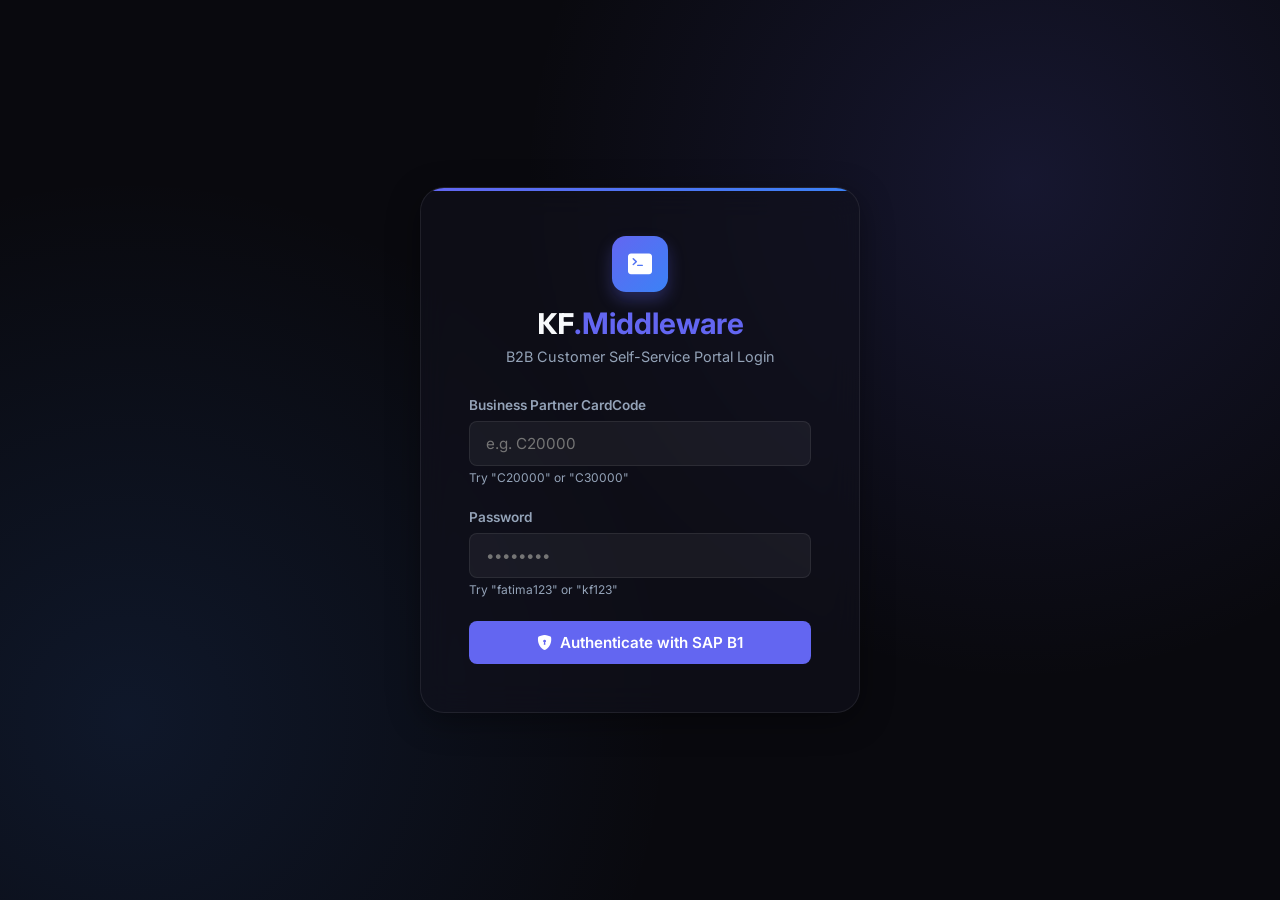
<file: b2b-customer-portal/wwwroot/index.html>
<!DOCTYPE html>
<html lang="en" data-theme="dark">
<head>
    <meta charset="UTF-8">
    <meta name="viewport" content="width=device-width, initial-scale=1.0">
    <title>KF.Middleware | B2B Customer Self-Service Portal</title>
    <!-- Google Fonts -->
    <link rel="preconnect" href="https://fonts.googleapis.com">
    <link rel="preconnect" href="https://fonts.gstatic.com" crossorigin>
    <link href="https://fonts.googleapis.com/css2?family=Inter:wght@300;400;500;600;700&family=Outfit:wght@400;500;600;700;800&display=swap" rel="stylesheet">
    <!-- Bootstrap Icons (Using local CDN fallback or direct web link for simplicity) -->
    <link rel="stylesheet" href="https://cdn.jsdelivr.net/npm/bootstrap-icons@1.11.3/font/bootstrap-icons.min.css">
    <!-- Custom Style Sheet -->
    <link rel="stylesheet" href="style.css">
</head>
<body>

    <!-- 1. LOGIN CONTAINER -->
    <div id="loginContainer" class="auth-container">
        <div class="auth-card-glass">
            <div class="auth-header">
                <div class="logo-icon"><i class="bi bi-terminal-fill"></i></div>
                <h2>KF<span class="highlight">.Middleware</span></h2>
                <p>B2B Customer Self-Service Portal Login</p>
            </div>
            
            <form id="loginForm">
                <div class="form-group">
                    <label for="cardCode">Business Partner CardCode</label>
                    <input type="text" id="cardCode" required placeholder="e.g. C20000" autocomplete="username">
                    <span class="field-hint">Try "C20000" or "C30000"</span>
                </div>
                <div class="form-group">
                    <label for="password">Password</label>
                    <input type="password" id="password" required placeholder="••••••••" autocomplete="current-password">
                    <span class="field-hint">Try "fatima123" or "kf123"</span>
                </div>
                <button type="submit" class="btn btn-primary w-100">
                    <i class="bi bi-shield-lock-fill me-2"></i>Authenticate with SAP B1
                </button>
            </form>
            <div id="loginError" class="error-msg hide"></div>
        </div>
    </div>

    <!-- 2. MAIN PORTAL CONTAINER (HIDDEN UNTIL LOGIN) -->
    <div id="portalContainer" class="portal-layout hide">
        <!-- Sidebar Navigation -->
        <aside class="portal-sidebar">
            <div class="sidebar-header">
                <span class="logo-icon"><i class="bi bi-terminal-fill"></i></span>
                <h3>KF<span class="highlight">.Middleware</span></h3>
            </div>
            
            <nav class="sidebar-nav">
                <button class="nav-item active" onclick="switchTab('dashboard')">
                    <i class="bi bi-speedometer2"></i> Dashboard
                </button>
                <button class="nav-item" onclick="switchTab('catalog')">
                    <i class="bi bi-box-seam"></i> Wholesale Catalog
                </button>
                <button class="nav-item" onclick="switchTab('invoices')">
                    <i class="bi bi-receipt-cutoff"></i> Open Invoices
                </button>
                <button class="nav-item" onclick="switchTab('monitor')">
                    <i class="bi bi-activity"></i> Sync Monitor
                </button>
            </nav>

            <div class="sidebar-footer">
                <div class="user-info">
                    <h5 id="sidebarUserName">Customer Name</h5>
                    <p id="sidebarUserCode">C20000</p>
                </div>
                <button class="btn-logout" onclick="logout()">
                    <i class="bi bi-box-arrow-right"></i> Logout
                </button>
            </div>
        </aside>

        <!-- Main Content Area -->
        <main class="portal-main">
            
            <!-- A. DASHBOARD VIEW -->
            <section id="tab-dashboard" class="tab-view active">
                <div class="dashboard-header">
                    <h2>Welcome back, <span id="welcomeUserName" class="gradient-text">Wholesaler</span>!</h2>
                    <p>Live SAP Business One Account Summary</p>
                </div>

                <div class="stats-grid">
                    <div class="stat-card">
                        <div class="card-icon blue"><i class="bi bi-credit-card-2-front"></i></div>
                        <div class="card-info">
                            <span>Total Credit Limit</span>
                            <h3 id="statCreditLimit">$0.00</h3>
                        </div>
                    </div>
                    <div class="stat-card">
                        <div class="card-icon red"><i class="bi bi-wallet2"></i></div>
                        <div class="card-info">
                            <span>Open Balance</span>
                            <h3 id="statBalance">$0.00</h3>
                        </div>
                    </div>
                    <div class="stat-card">
                        <div class="card-icon green"><i class="bi bi-check-circle"></i></div>
                        <div class="card-info">
                            <span>Available Credit</span>
                            <h3 id="statAvailable">$0.00</h3>
                        </div>
                    </div>
                </div>

                <!-- Credit Utilization Bar -->
                <div class="utilization-section">
                    <h4>Credit Limit Utilization</h4>
                    <div class="progress-bar-container">
                        <div id="creditProgressBar" class="progress-bar" style="width: 0%"></div>
                    </div>
                    <p id="creditProgressLabel" class="field-hint">0% utilized</p>
                </div>
            </section>

            <!-- B. CATALOG VIEW -->
            <section id="tab-catalog" class="tab-view">
                <div class="view-header">
                    <h2>Wholesale Product Catalog</h2>
                    <p>Dynamic contract pricing based on your mapped SAP B1 Business Partner CardCode</p>
                </div>

                <div class="catalog-grid" id="catalogList">
                    <!-- Products will load dynamically -->
                </div>
            </section>

            <!-- C. INVOICES VIEW -->
            <section id="tab-invoices" class="tab-view">
                <div class="view-header">
                    <h2>Open A/R Invoices</h2>
                    <p>Review outstanding invoices and process payments directly into SAP B1</p>
                </div>

                <div class="invoice-table-container">
                    <table class="portal-table">
                        <thead>
                            <tr>
                                <th>Invoice Num</th>
                                <th>Billing Date</th>
                                <th>Due Date</th>
                                <th>Invoice Total</th>
                                <th>Status</th>
                                <th>Action</th>
                            </tr>
                        </thead>
                        <tbody id="invoiceList">
                            <!-- Invoices will load dynamically -->
                        </tbody>
                    </table>
                </div>
            </section>

            <!-- D. MONITOR VIEW -->
            <section id="tab-monitor" class="tab-view">
                <div class="view-header">
                    <h2>Middleware Sync Monitor</h2>
                    <p>Audit trail logs showing real-time background transactions executed by our System Agents</p>
                </div>

                <div class="monitor-controls">
                    <button class="btn btn-secondary btn-sm" onclick="fetchSyncLogs()">
                        <i class="bi bi-arrow-clockwise"></i> Refresh Sync Logs
                    </button>
                </div>

                <div class="log-table-container">
                    <table class="portal-table">
                        <thead>
                            <tr>
                                <th>Agent / System</th>
                                <th>Status</th>
                                <th>Message</th>
                                <th>Timestamp (UTC)</th>
                            </tr>
                        </thead>
                        <tbody id="logList">
                            <!-- Logs will load dynamically -->
                        </tbody>
                    </table>
                </div>
            </section>

        </main>
    </div>

    <!-- 3. STRIPE SIMULATION MODAL -->
    <div id="paymentModal" class="payment-modal-overlay hide">
        <div class="payment-modal-card">
            <div class="payment-modal-header">
                <h3>Stripe Secure Checkout</h3>
                <button class="btn-close" onclick="closePaymentModal()"><i class="bi bi-x-lg"></i></button>
            </div>
            
            <div class="payment-modal-body">
                <div class="amount-strip">
                    <span>Pay Invoice: <strong id="payInvoiceNum">INV-XXXX</strong></span>
                    <h2 id="payInvoiceTotal">$0.00</h2>
                </div>
                
                <form id="paymentForm">
                    <div class="form-group">
                        <label>Cardholder Name</label>
                        <input type="text" value="Kulsoom Fatima" required placeholder="John Doe">
                    </div>
                    <div class="form-group">
                        <label>Card Information</label>
                        <div class="mock-card-input">
                            <i class="bi bi-credit-card-fill"></i>
                            <input type="text" maxlength="19" value="4242 •••• •••• 4242" required placeholder="Card Number">
                            <input type="text" maxlength="5" value="12/28" required placeholder="MM/YY" style="width: 60px;">
                            <input type="text" maxlength="3" value="123" required placeholder="CVC" style="width: 50px;">
                        </div>
                    </div>
                    <button type="submit" class="btn btn-success w-100">
                        <i class="bi bi-shield-check-fill me-2"></i>Authorize Payment
                    </button>
                </form>
            </div>
        </div>
    </div>

    <!-- 4. CHECKOUT SUCCESS MODAL -->
    <div id="successModal" class="success-modal-overlay hide">
        <div class="success-card">
            <div class="success-icon"><i class="bi bi-check-circle-fill"></i></div>
            <h3 id="successModalTitle">Checkout Success!</h3>
            <p id="successModalMsg">Order placed successfully.</p>
            <div class="sap-sync-tag">
                <i class="bi bi-database-fill-check"></i> SAP Document Entry Created: <strong id="successSapDoc">N/A</strong>
            </div>
            <button class="btn btn-primary" onclick="closeSuccessModal()">Close</button>
        </div>
    </div>

    <!-- Scripts -->
    <script src="app.js"></script>
</body>
</html>
</file>
<file: b2b-customer-portal/wwwroot/style.css>
/* =========================================================================
   B2B CUSTOMER PORTAL STYLE SYSTEM
   Theme: Premium Dark Glassmorphism
   ========================================================================= */

:root {
    --bg-primary: #09090e;
    --bg-secondary: rgba(18, 18, 29, 0.6);
    --border-color: rgba(255, 255, 255, 0.08);
    --text-primary: #f8fafc;
    --text-secondary: #94a3b8;
    --accent-primary: #6366f1; /* Indigo */
    --accent-blue: #3b82f6;
    --accent-success: #10b981; /* Emerald */
    --accent-danger: #ef4444;
    --shadow: 0 8px 32px 0 rgba(0, 0, 0, 0.37);
    --glass-glow: radial-gradient(120% 120% at 50% -20%, rgba(255, 255, 255, 0.05) 0%, rgba(255, 255, 255, 0) 100%);
}

* {
    margin: 0;
    padding: 0;
    box-sizing: border-box;
    font-family: 'Inter', sans-serif;
}

body {
    background-color: var(--bg-primary);
    color: var(--text-primary);
    min-height: 100vh;
    display: flex;
    overflow-x: hidden;
}

/* Common UI Helpers */
.hide { display: none !important; }
.gradient-text {
    background: linear-gradient(135deg, #a78bfa, var(--accent-primary), #60a5fa);
    -webkit-background-clip: text;
    -webkit-text-fill-color: transparent;
}
.highlight { color: var(--accent-primary); }
.field-hint {
    font-size: 0.75rem;
    color: var(--text-secondary);
    margin-top: 4px;
    display: block;
}
.error-msg {
    color: var(--accent-danger);
    background: rgba(239, 68, 68, 0.1);
    border: 1px solid rgba(239, 68, 68, 0.2);
    padding: 12px;
    border-radius: 8px;
    font-size: 0.85rem;
    margin-top: 16px;
    text-align: center;
}

/* Custom Badges */
.badge-status {
    padding: 4px 10px;
    border-radius: 50px;
    font-size: 0.75rem;
    font-weight: 700;
    text-transform: uppercase;
}
.badge-status.unpaid { background-color: rgba(239, 68, 68, 0.1); color: var(--accent-danger); }
.badge-status.paid { background-color: rgba(16, 185, 129, 0.1); color: var(--accent-success); }
.badge-status.pending { background-color: rgba(245, 158, 11, 0.1); color: #f59e0b; }
.badge-status.synced { background-color: rgba(16, 185, 129, 0.1); color: var(--accent-success); }
.badge-status.failed { background-color: rgba(239, 68, 68, 0.1); color: var(--accent-danger); }

/* Buttons */
.btn {
    padding: 12px 24px;
    border-radius: 8px;
    font-size: 0.95rem;
    font-weight: 600;
    cursor: pointer;
    border: none;
    transition: all 0.3s ease;
    display: inline-flex;
    align-items: center;
    justify-content: center;
    gap: 8px;
}
.btn-primary {
    background-color: var(--accent-primary);
    color: white;
}
.btn-primary:hover {
    background-color: #4f46e5;
    box-shadow: 0 0 15px rgba(99, 102, 241, 0.4);
}
.btn-success {
    background-color: var(--accent-success);
    color: white;
}
.btn-success:hover {
    background-color: #059669;
    box-shadow: 0 0 15px rgba(16, 185, 129, 0.4);
}
.btn-secondary {
    background-color: rgba(255, 255, 255, 0.08);
    color: var(--text-primary);
    border: 1px solid var(--border-color);
}
.btn-secondary:hover {
    background-color: rgba(255, 255, 255, 0.15);
}
.btn-sm {
    padding: 8px 16px;
    font-size: 0.85rem;
}
.w-100 { width: 100%; }

/* =========================================================================
   1. AUTHENTICATION CONTAINER (LOGIN CARD)
   ========================================================================= */

.auth-container {
    width: 100vw;
    height: 100vh;
    display: flex;
    align-items: center;
    justify-content: center;
    background: radial-gradient(circle at 80% 20%, rgba(99, 102, 241, 0.15), transparent 40%),
                radial-gradient(circle at 10% 80%, rgba(59, 130, 246, 0.12), transparent 40%);
}

.auth-card-glass {
    background: var(--bg-secondary);
    border: 1px solid var(--border-color);
    box-shadow: var(--shadow);
    border-radius: 24px;
    padding: 48px;
    width: 100%;
    max-width: 440px;
    backdrop-filter: blur(16px);
    -webkit-backdrop-filter: blur(16px);
    position: relative;
    overflow: hidden;
}

.auth-card-glass::before {
    content: '';
    position: absolute;
    top: 0;
    left: 0;
    right: 0;
    height: 3px;
    background: linear-gradient(90deg, var(--accent-primary), var(--accent-blue));
}

.auth-header {
    text-align: center;
    margin-bottom: 32px;
}

.auth-header h2 {
    font-family: 'Outfit', sans-serif;
    font-size: 1.85rem;
    margin: 12px 0 6px;
}

.auth-header p {
    color: var(--text-secondary);
    font-size: 0.9rem;
}

.logo-icon {
    width: 56px;
    height: 56px;
    border-radius: 14px;
    background: linear-gradient(135deg, var(--accent-primary), var(--accent-blue));
    color: white;
    font-size: 1.5rem;
    display: flex;
    align-items: center;
    justify-content: center;
    margin: 0 auto;
    box-shadow: 0 8px 16px rgba(99, 102, 241, 0.3);
}

.form-group {
    margin-bottom: 24px;
    text-align: left;
}

.form-group label {
    display: block;
    font-size: 0.85rem;
    font-weight: 600;
    color: var(--text-secondary);
    margin-bottom: 8px;
}

.form-group input, .form-group select {
    width: 100%;
    background: rgba(255, 255, 255, 0.05);
    border: 1px solid var(--border-color);
    border-radius: 8px;
    padding: 12px 16px;
    color: white;
    font-size: 0.95rem;
    transition: all 0.3s ease;
}

.form-group input:focus, .form-group select:focus {
    outline: none;
    border-color: var(--accent-primary);
    box-shadow: 0 0 10px rgba(99, 102, 241, 0.2);
}

/* =========================================================================
   2. MAIN PORTAL LAYOUT
   ========================================================================= */

.portal-layout {
    display: flex;
    width: 100vw;
    height: 100vh;
}

/* Sidebar Navigation */
.portal-sidebar {
    width: 280px;
    background-color: #0b0b13;
    border-right: 1px solid var(--border-color);
    display: flex;
    flex-direction: column;
    padding: 32px 24px;
    flex-shrink: 0;
}

.sidebar-header {
    display: flex;
    align-items: center;
    gap: 12px;
    margin-bottom: 48px;
}

.sidebar-header h3 {
    font-family: 'Outfit', sans-serif;
    font-size: 1.25rem;
}

.sidebar-header .logo-icon {
    width: 36px;
    height: 36px;
    font-size: 1rem;
    border-radius: 8px;
    margin: 0;
}

.sidebar-nav {
    display: flex;
    flex-direction: column;
    gap: 10px;
    flex-grow: 1;
}

.nav-item {
    background: none;
    border: none;
    color: var(--text-secondary);
    padding: 14px 18px;
    border-radius: 10px;
    text-align: left;
    font-size: 0.95rem;
    font-weight: 500;
    cursor: pointer;
    display: flex;
    align-items: center;
    gap: 14px;
    transition: all 0.3s ease;
}

.nav-item:hover {
    color: white;
    background: rgba(255, 255, 255, 0.04);
}

.nav-item.active {
    color: white;
    background: rgba(99, 102, 241, 0.1);
    border: 1px solid rgba(99, 102, 241, 0.2);
}

.sidebar-footer {
    border-top: 1px solid var(--border-color);
    padding-top: 24px;
    display: flex;
    flex-direction: column;
    gap: 16px;
}

.user-info h5 {
    font-size: 0.95rem;
    color: white;
    white-space: nowrap;
    overflow: hidden;
    text-overflow: ellipsis;
}

.user-info p {
    font-size: 0.8rem;
    color: var(--text-secondary);
}

.btn-logout {
    background: none;
    border: none;
    color: var(--text-secondary);
    font-size: 0.9rem;
    font-weight: 600;
    cursor: pointer;
    display: flex;
    align-items: center;
    gap: 8px;
    transition: color 0.3s ease;
    text-align: left;
    width: fit-content;
}

.btn-logout:hover {
    color: var(--accent-danger);
}

/* Main Content Panel */
.portal-main {
    flex-grow: 1;
    padding: 48px;
    overflow-y: auto;
    background: radial-gradient(circle at 90% 10%, rgba(99, 102, 241, 0.05), transparent 30%);
}

.tab-view {
    display: none;
}

.tab-view.active {
    display: block;
    animation: fadeIn 0.4s ease;
}

.view-header {
    margin-bottom: 40px;
}

.view-header h2 {
    font-size: 2rem;
    margin-bottom: 8px;
}

.view-header p {
    color: var(--text-secondary);
    font-size: 0.95rem;
}

/* =========================================================================
   A. DASHBOARD TAB
   ========================================================================= */

.dashboard-header {
    margin-bottom: 40px;
}

.dashboard-header h2 {
    font-size: 2.25rem;
    margin-bottom: 8px;
}

.dashboard-header p {
    color: var(--text-secondary);
}

.stats-grid {
    display: grid;
    grid-template-columns: repeat(3, 1fr);
    gap: 24px;
    margin-bottom: 40px;
}

.stat-card {
    background: var(--bg-secondary);
    border: 1px solid var(--border-color);
    border-radius: 16px;
    padding: 24px;
    display: flex;
    align-items: center;
    gap: 20px;
    box-shadow: var(--shadow);
}

.card-icon {
    width: 56px;
    height: 56px;
    border-radius: 12px;
    display: flex;
    align-items: center;
    justify-content: center;
    font-size: 1.5rem;
}

.card-icon.blue { background-color: rgba(59, 130, 246, 0.1); color: var(--accent-blue); }
.card-icon.red { background-color: rgba(239, 68, 68, 0.1); color: var(--accent-danger); }
.card-icon.green { background-color: rgba(16, 185, 129, 0.1); color: var(--accent-success); }

.card-info span {
    font-size: 0.85rem;
    color: var(--text-secondary);
    font-weight: 500;
}

.card-info h3 {
    font-size: 1.5rem;
    margin-top: 4px;
    font-family: 'Outfit', sans-serif;
}

/* Credit Utilization Progress Bar */
.utilization-section {
    background: var(--bg-secondary);
    border: 1px solid var(--border-color);
    border-radius: 16px;
    padding: 32px;
    box-shadow: var(--shadow);
}

.utilization-section h4 {
    margin-bottom: 16px;
    font-size: 1.05rem;
}

.progress-bar-container {
    width: 100%;
    height: 12px;
    background: rgba(255, 255, 255, 0.05);
    border-radius: 50px;
    overflow: hidden;
    margin-bottom: 8px;
    border: 1px solid var(--border-color);
}

.progress-bar {
    height: 100%;
    background: linear-gradient(90deg, var(--accent-blue), var(--accent-primary));
    border-radius: 50px;
    transition: width 0.8s ease-out;
}

/* =========================================================================
   B. CATALOG TAB (PRODUCT CARDS)
   ========================================================================= */

.catalog-grid {
    display: grid;
    grid-template-columns: repeat(auto-fill, minmax(280px, 1fr));
    gap: 24px;
}

.product-card {
    background: var(--bg-secondary);
    border: 1px solid var(--border-color);
    border-radius: 16px;
    padding: 24px;
    display: flex;
    flex-direction: column;
    gap: 16px;
    box-shadow: var(--shadow);
    transition: transform 0.3s ease, border-color 0.3s ease;
}

.product-card:hover {
    transform: translateY(-4px);
    border-color: rgba(99, 102, 241, 0.3);
}

.prod-badge {
    align-self: flex-start;
    background-color: rgba(255, 255, 255, 0.05);
    border: 1px solid var(--border-color);
    padding: 4px 8px;
    border-radius: 4px;
    font-size: 0.75rem;
    font-family: monospace;
    color: var(--text-secondary);
}

.product-card h4 {
    font-size: 1.15rem;
    line-height: 1.4;
    height: 52px;
    overflow: hidden;
}

.price-strip {
    display: flex;
    flex-direction: column;
    gap: 4px;
    border-top: 1px solid var(--border-color);
    border-bottom: 1px solid var(--border-color);
    padding: 12px 0;
}

.base-price {
    font-size: 0.8rem;
    text-decoration: line-through;
    color: var(--text-secondary);
}

.contract-price {
    font-size: 1.35rem;
    font-weight: 700;
    color: var(--accent-success);
    font-family: 'Outfit', sans-serif;
}

.contract-price span {
    font-size: 0.8rem;
    font-weight: 500;
    color: var(--text-secondary);
    margin-left: 4px;
}

.stock-status {
    font-size: 0.85rem;
    display: flex;
    align-items: center;
    gap: 6px;
}

.stock-status.in-stock { color: var(--accent-success); }
.stock-status.low-stock { color: #f59e0b; }

.cart-controls {
    display: flex;
    gap: 8px;
    align-items: center;
    margin-top: auto;
}

.qty-input {
    width: 60px;
    background: rgba(255, 255, 255, 0.05);
    border: 1px solid var(--border-color);
    border-radius: 6px;
    padding: 8px;
    color: white;
    text-align: center;
    font-weight: 600;
}

/* =========================================================================
   C. INVOICES & DATA TABLES
   ========================================================================= */

.invoice-table-container, .log-table-container {
    background: var(--bg-secondary);
    border: 1px solid var(--border-color);
    border-radius: 16px;
    overflow: hidden;
    box-shadow: var(--shadow);
}

.portal-table {
    width: 100%;
    border-collapse: collapse;
    text-align: left;
}

.portal-table th {
    background-color: rgba(255, 255, 255, 0.02);
    border-bottom: 1px solid var(--border-color);
    padding: 18px 24px;
    font-size: 0.85rem;
    font-weight: 700;
    color: var(--text-secondary);
    text-transform: uppercase;
}

.portal-table td {
    padding: 18px 24px;
    border-bottom: 1px solid var(--border-color);
    font-size: 0.95rem;
}

.portal-table tbody tr:last-child td {
    border-bottom: none;
}

.portal-table tbody tr:hover {
    background-color: rgba(255, 255, 255, 0.01);
}

.btn-table-action {
    background: var(--accent-blue);
    color: white;
    border: none;
    padding: 6px 14px;
    border-radius: 6px;
    font-size: 0.8rem;
    font-weight: 600;
    cursor: pointer;
    transition: all 0.3s ease;
}

.btn-table-action:hover {
    background-color: #2563eb;
    box-shadow: 0 0 10px rgba(59, 130, 246, 0.3);
}

.btn-table-action:disabled {
    background-color: rgba(255, 255, 255, 0.05);
    color: var(--text-secondary);
    cursor: not-allowed;
    box-shadow: none;
}

/* =========================================================================
   D. SYNC MONITOR TAB
   ========================================================================= */

.monitor-controls {
    margin-bottom: 24px;
}

/* =========================================================================
   3. STRIPE SIMULATION MODAL
   ========================================================================= */

.payment-modal-overlay, .success-modal-overlay {
    position: fixed;
    top: 0;
    left: 0;
    right: 0;
    bottom: 0;
    background: rgba(9, 9, 14, 0.8);
    backdrop-filter: blur(8px);
    display: flex;
    align-items: center;
    justify-content: center;
    z-index: 1000;
    animation: fadeIn 0.3s ease;
}

.payment-modal-card {
    background: #12121a;
    border: 1px solid var(--border-color);
    border-radius: 20px;
    width: 100%;
    max-width: 460px;
    box-shadow: var(--shadow);
    overflow: hidden;
}

.payment-modal-header {
    display: flex;
    justify-content: space-between;
    align-items: center;
    padding: 24px;
    border-bottom: 1px solid var(--border-color);
}

.btn-close {
    background: none;
    border: none;
    color: var(--text-secondary);
    font-size: 1.25rem;
    cursor: pointer;
    transition: color 0.3s ease;
}

.btn-close:hover { color: white; }

.payment-modal-body {
    padding: 24px;
}

.amount-strip {
    background-color: rgba(255, 255, 255, 0.02);
    border: 1px solid var(--border-color);
    border-radius: 10px;
    padding: 16px;
    text-align: center;
    margin-bottom: 24px;
}

.amount-strip span {
    font-size: 0.85rem;
    color: var(--text-secondary);
}

.amount-strip h2 {
    font-size: 2rem;
    margin-top: 4px;
    color: var(--accent-success);
    font-family: 'Outfit', sans-serif;
}

/* Stripe mock card field */
.mock-card-input {
    display: flex;
    align-items: center;
    gap: 8px;
    background: rgba(255, 255, 255, 0.05);
    border: 1px solid var(--border-color);
    border-radius: 8px;
    padding: 12px 16px;
}

.mock-card-input i {
    color: var(--text-secondary);
}

.mock-card-input input {
    background: none;
    border: none;
    color: white;
    font-size: 0.95rem;
    outline: none;
    width: 100%;
}

/* =========================================================================
   4. SUCCESS POPUP MODAL
   ========================================================================= */

.success-card {
    background: #12121a;
    border: 1px solid var(--border-color);
    border-radius: 20px;
    padding: 40px;
    text-align: center;
    width: 100%;
    max-width: 400px;
    box-shadow: var(--shadow);
    display: flex;
    flex-direction: column;
    align-items: center;
    gap: 20px;
}

.success-icon {
    font-size: 4rem;
    color: var(--accent-success);
    line-height: 1;
}

.success-card h3 {
    font-size: 1.5rem;
    font-family: 'Outfit', sans-serif;
}

.success-card p {
    color: var(--text-secondary);
    font-size: 0.95rem;
}

.sap-sync-tag {
    background-color: rgba(99, 102, 241, 0.1);
    border: 1px solid rgba(99, 102, 241, 0.2);
    color: #a5b4fc;
    padding: 10px 16px;
    border-radius: 8px;
    font-size: 0.85rem;
    display: inline-flex;
    align-items: center;
    gap: 8px;
}

/* =========================================================================
   KEYFRAMES ANIMATION
   ========================================================================= */

@keyframes fadeIn {
    from { opacity: 0; transform: scale(0.97); }
    to { opacity: 1; transform: scale(1); }
}

@keyframes slideIn {
    from { transform: translateY(20px); opacity: 0; }
    to { transform: translateY(0); opacity: 1; }
}
</file>
